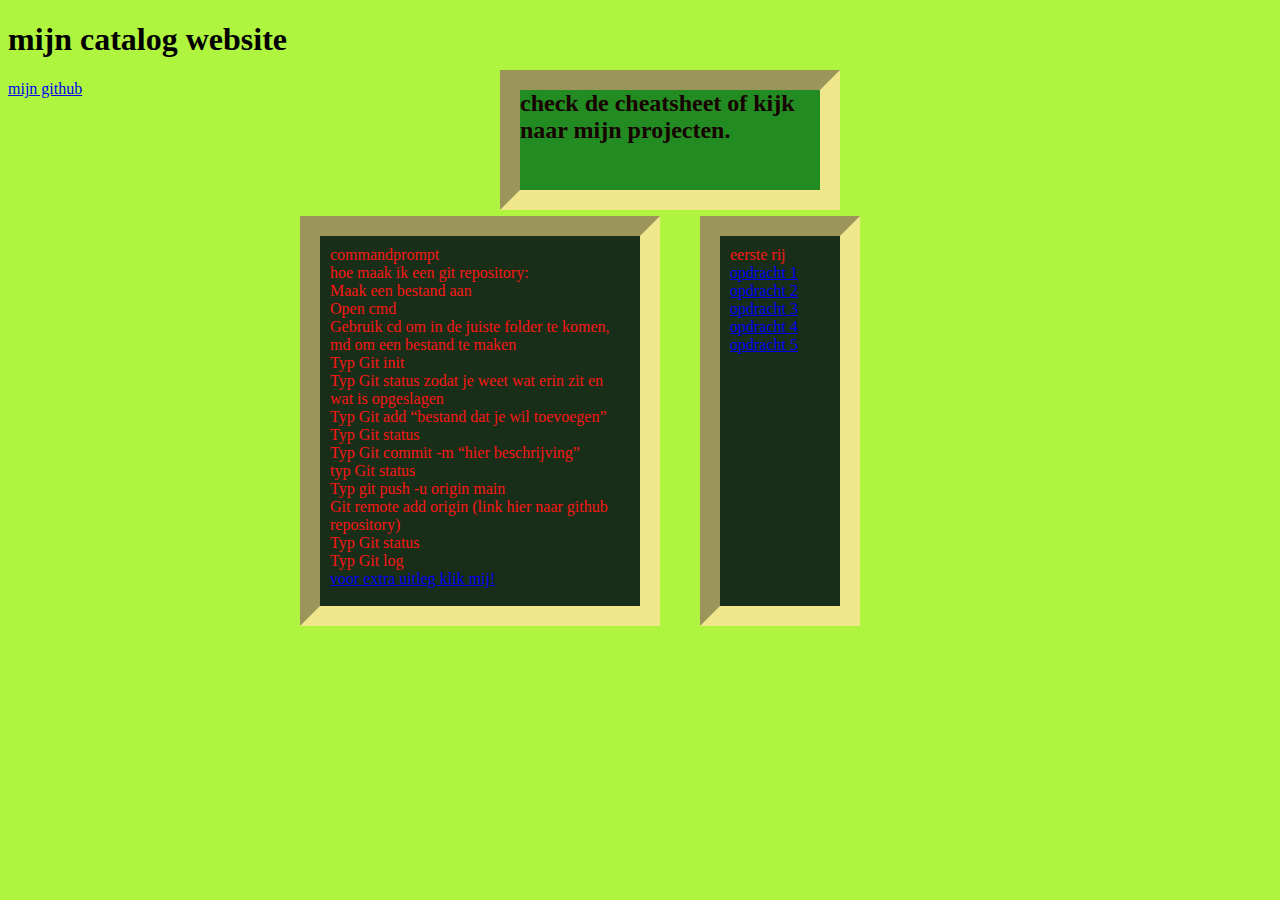
<file: index.html>
<!DOCTYPE html>
<html lang="en">
<link rel="stylesheet" href="style.css">
<head>
    <meta charset="UTF-8">
    <meta http-equiv="X-UA-Compatible" content="IE=edge">
    <meta name="viewport" content="width=device-width, initial-scale=10">
    <title>catalog website</title>
</head>
 <body>
    </div>
    <h1>mijn catalog website</h1>
        <a href="https://github.com/EdRma/cthwebsite">mijn github</a>
            <h2 class="head">selectie</h2>
            <h2 class="head">check de cheatsheet of kijk naar mijn projecten.</h2>
                <p class="cheat">commandprompt<br>
                    hoe maak ik een git repository:<br>
                    Maak een bestand aan<br>
                    Open cmd<br>
                     Gebruik cd om in de juiste folder te komen, md om een bestand te maken<br>
                     Typ Git init<br>
                     Typ Git status zodat je weet wat erin zit en wat is opgeslagen<br>
                     Typ Git add “bestand dat je wil toevoegen”<br>
                     Typ Git status<br>
                     Typ Git commit -m “hier beschrijving”<br>
                     typ Git status<br>
                     Typ git push -u origin main<br>
                     Git remote add origin (link hier naar github repository)<br>
                     Typ Git status<br>
                     Typ Git log<br> 
                     <a href="https://www.youtube.com/watch?v=4wuEbgOHan8&list=PLS02IV4eDZ2LKwQDNTLyNpjaXtMVefo5g&index=8">voor extra uitleg klik mij!</a>
                </p>

                <p class="catalog">eerste rij<br>
                    <a href="01-backgroundcolor/">opdracht 1</a><br>
                    <a href="02-boodschappen/">opdracht 2</a><br>
                    <a href="03-tentoonstelling/">opdracht 3</a><br>
                    <a href="04-seizoenen/">opdracht 4</a><br>
                    <a href="05-silver-bullet-adventure/">opdracht 5</a><br>
                </p>
</body>
</html>
</file>
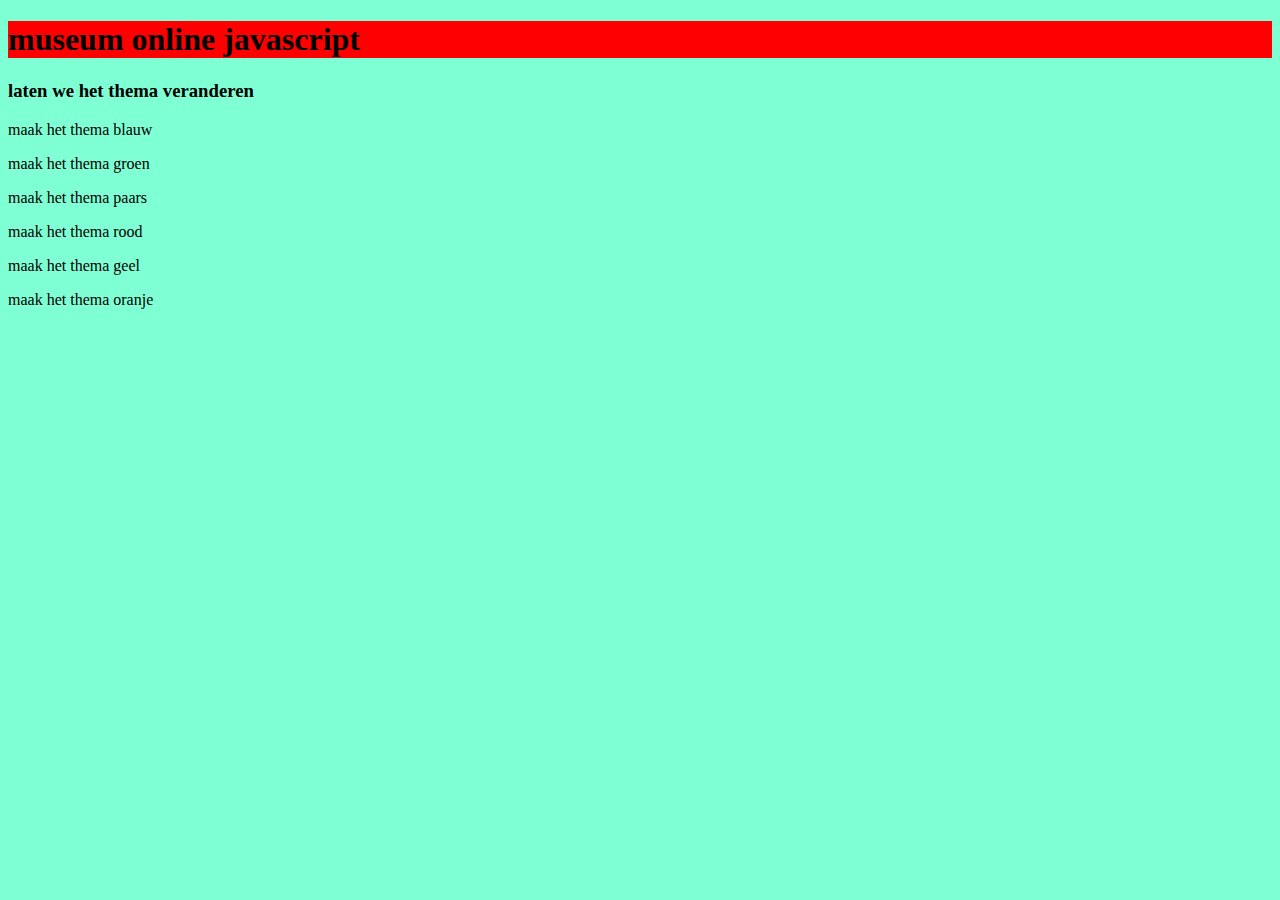
<file: 01-backgroundcolor/index.html>
<!DOCTYPE html>
<html lang="en">
<head>
    <meta charset="UTF-8">
    <meta http-equiv="X-UA-Compatible" content="IE=edge">
    <meta name="viewport" content="width=device-width, initial-scale=1.0">
    <title>f1m2js</title>
    <link rel="stylesheet" href="style.css">
</head>
<body>
    <h1 id ="kopje">museum online javascript</h1>
    <h3>laten we het thema veranderen</h3>
    <p id="mkBlauw">maak het thema blauw</p>
    <p id="mkGroen">maak het thema groen</p>
    <p id="mkPaars">maak het thema paars</p>
    <p id="mkRood">maak het thema rood</p>
    <p id="mkGeel">maak het thema geel</p>
    <p id="mkOranje">maak het thema oranje</p>

    <script>
     const mkBlauw = document.getElementById("mkBlauw");
     const mkGroen = document.getElementById("mkGroen");
     const mkPaars= document.getElementById("mkPaars");
     const mkRood= document.getElementById("mkRood");
     const mkGeel= document.getElementById("mkGeel");
     const mkOranje= document.getElementById("mkOranje");

     mkBlauw.addEventListener("click",voeruitblauw);
     mkGroen.addEventListener("click",voeruitgroen);
     mkPaars.addEventListener("click",voeruitpaars);
     mkRood.addEventListener("click",voeruitrood);
     mkGeel.addEventListener("click",voeruitgeel);
     mkOranje.addEventListener("click",voeruitoranje);

     function voeruitkopje(){
         kopje.style.backgroundColor = "yellow";
         kopje.style.Color = "black";
     }
     function voeruitblauw(){
         document.body.style.backgroundColor = "blue";
         document.body.style.color = "white";
         kopje.style.backgroundColor = "white";
         kopje.style.color = "black";
     }
     function voeruitgroen(){
         document.body.style.backgroundColor = "green";
         document.body.style.color = "black";
         kopje.style.backgroundColor = "black";
         kopje.style.color = "white";
     }
     function voeruitpaars(){
         document.body.style.backgroundColor = "purple";
         document.body.style.color = "black";
         kopje.style.backgroundColor = "black";
         kopje.style.color = "white";
     }
     function voeruitrood(){
         document.body.style.backgroundColor = "white";
         document.body.style.color = "black";
         kopje.style.backgroundColor = "red";
         kopje.style.color = "black";
     }
     function voeruitgeel(){
         document.body.style.backgroundColor = "black";
         document.body.style.color = "white";
         kopje.style.backgroundColor = "yellow";
         kopje.style.color = "white";
     }
     function voeruitoranje(){
         document.body.style.backgroundColor = "orange";
         document.body.style.color = "blue";
         kopje.style.backgroundColor = "white";
         kopje.style.color = "black";
     }
    </script>
</body>
</html>
</file>
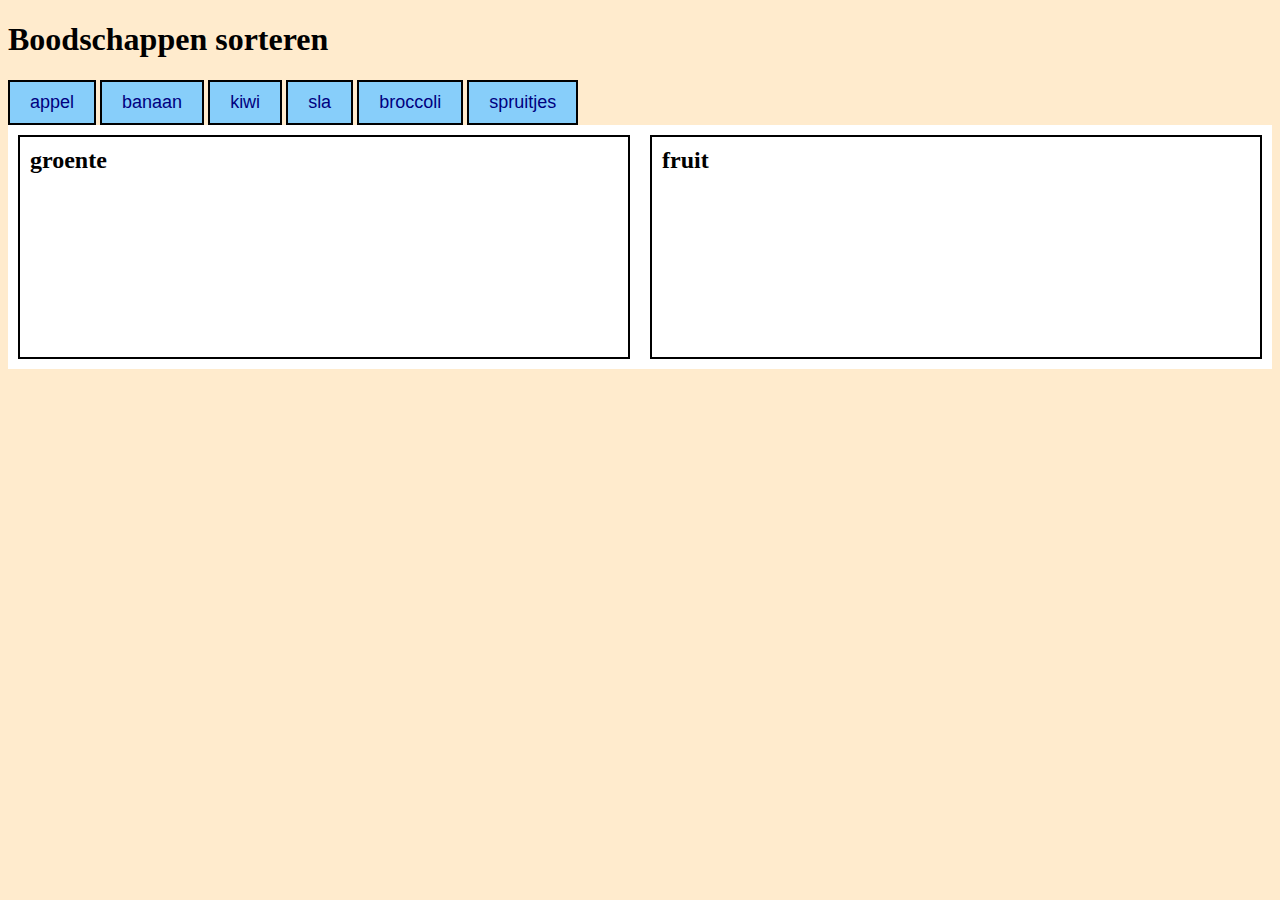
<file: 02-boodschappen/index.html>
<!DOCTYPE html>
<html lang="en">
<head>
    <meta charset="UTF-8">
    <meta http-equiv="X-UA-Compatible" content="IE=edge">
    <meta name="viewport" content="width=device-width, initial-scale=1.0">
    <title>vuinisbak</title>
    <link rel="stylesheet" href="style.css">
</head>
<body>
    <h1>Boodschappen sorteren</h1>

    <div id="boodschappen">
        <button onClick="zetinfruitla('appel')">appel</button>
        <button onClick="zetinfruitla('banaan')">banaan</button>
        <button onClick="zetinfruitla('kiwi')">kiwi</button>

        <button onClick="zetingroentela('sla')">sla</button>
        <button onClick="zetingroentela('broccoli')">broccoli</button>
        <button onClick="zetingroentela('spruitjes')">spruitjes</button>   
    </div>

    <div id="koelkast">
        <section id="groente">
            <h2>groente</h2>
        </section>
        <section id="fruit">
            <h2>fruit</h2>
        </section>
    </div>

    <script src="script.js"></script>
</body>
</html>
</file>
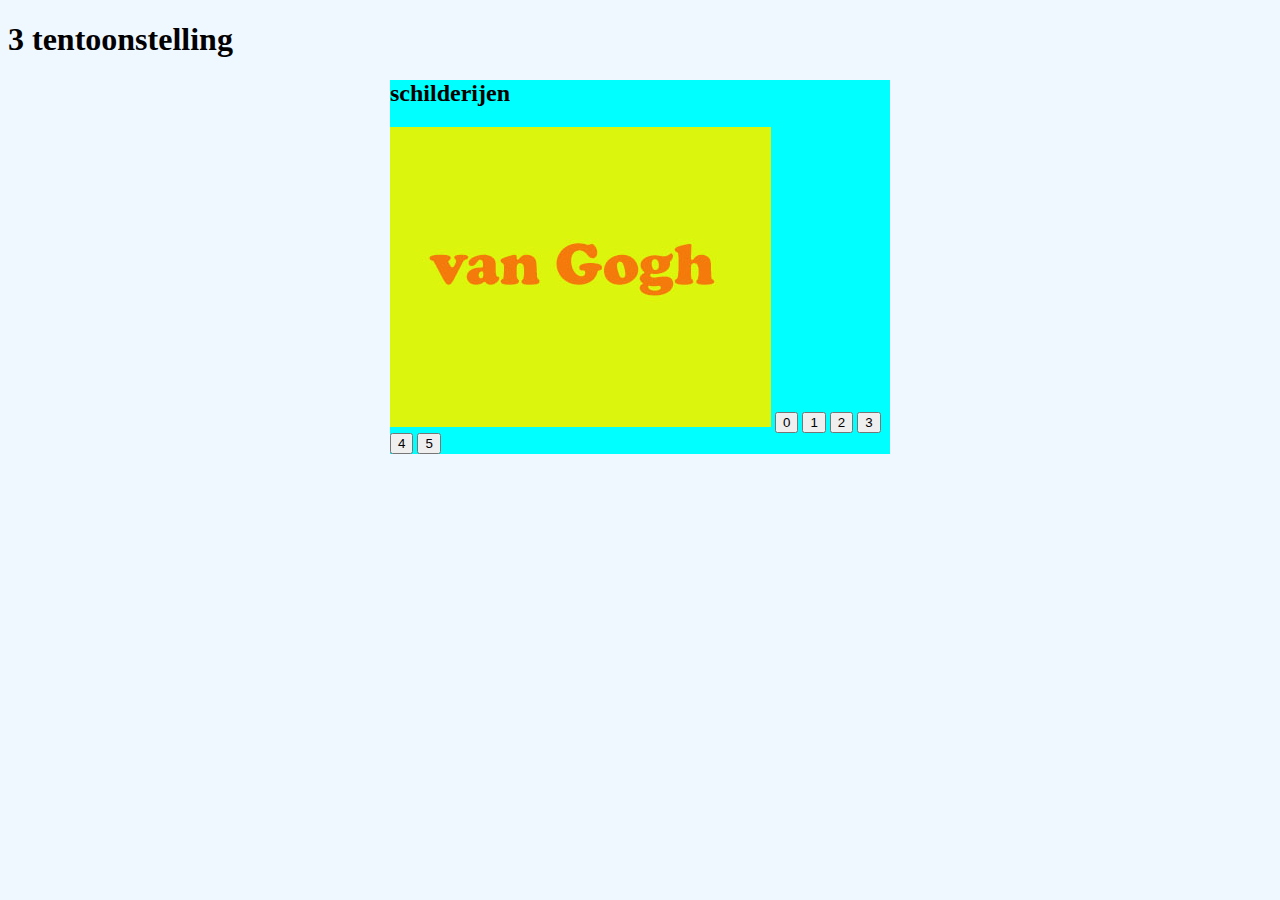
<file: 03-tentoonstelling/index.html>
<!DOCTYPE html>
<html lang="en">
<head>
    <meta charset="UTF-8">
    <meta http-equiv="X-UA-Compatible" content="IE=edge">
    <meta name="viewport" content="width=device-width, initial-scale=1.0">
    <title>3 tentoonstelling</title>
    <link rel="stylesheet" href="style.css">
</head>
<body>
    <h1>3 tentoonstelling</h1>
    <div id="container">
        <h2 id="myTitle">schilderijen</h2>
        <img id="myImage" src="img/painting0.jpg" alt="schilderij">
        <button onclick="changeimage(0)">0</button>
        <button onclick="changeimage(1)">1</button>
        <button onclick="changeimage(2)">2</button>
        <button onclick="changeimage(3)">3</button>
        <button onclick="changeimage(4)">4</button>
        <button onclick="changeimage(5)">5</button>
    </div>
    <script src="script.js"></script>
</body>
</html>
</file>
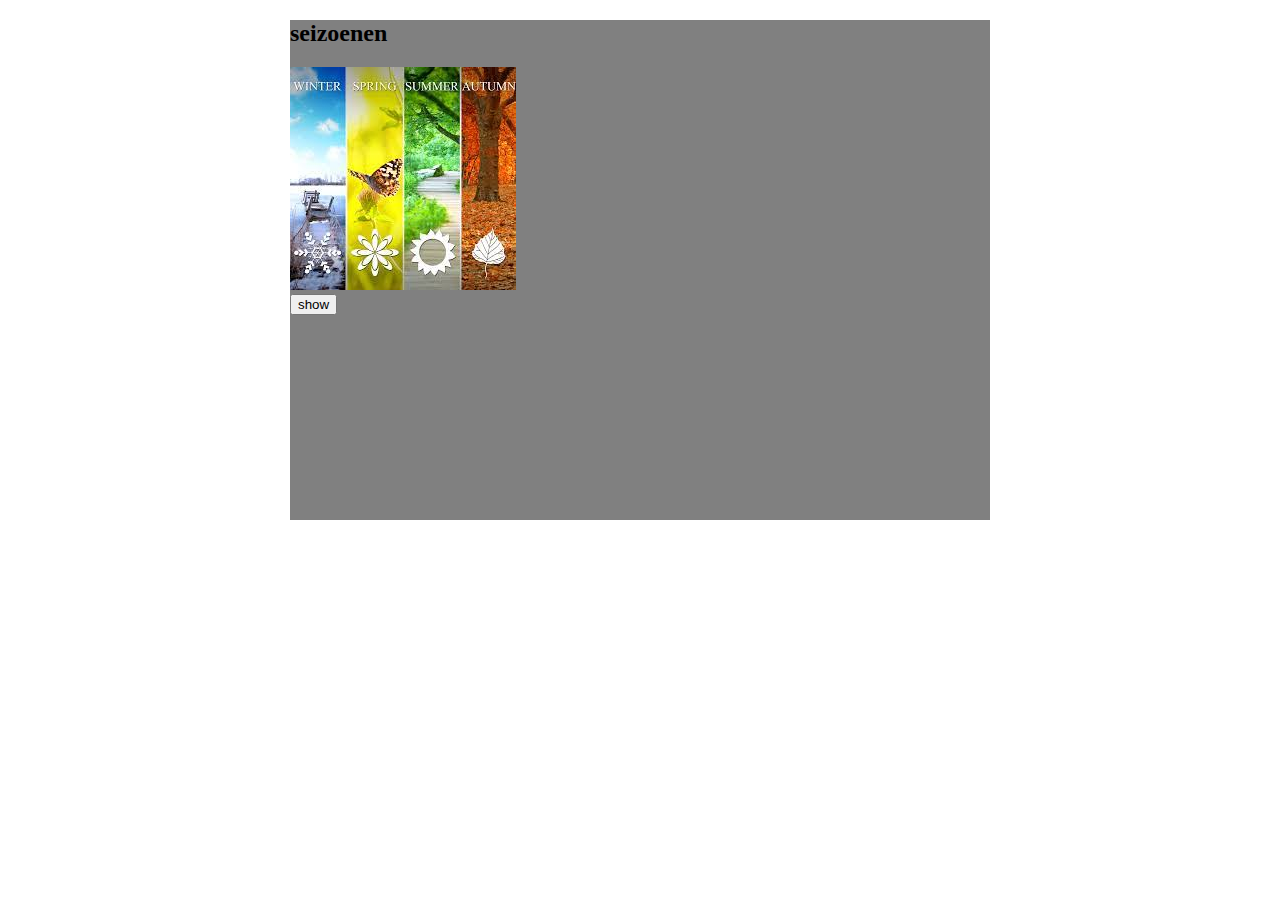
<file: 04-seizoenen/index.html>
<!DOCTYPE html>
<html lang="en">
<head>
    <meta charset="UTF-8">
    <meta http-equiv="X-UA-Compatible" content="IE=edge">
    <meta name="viewport" content="width=device-width, initial-scale=1.0">
    <title>4 seizoenen</title>
    <link rel="stylesheet" href="style.css">
</head>
<body>
    <div id="container">
        <h2 id="myTitle">seizoenen</h2>
        <img id="myImage" src="img/seasons.jpg" alt="seizoenen">
        <nav>
            <button onclick="show(1)">show</button>
        </nav>
    </div>


    <script src="script.js"></script>
</body>
</html>
</file>
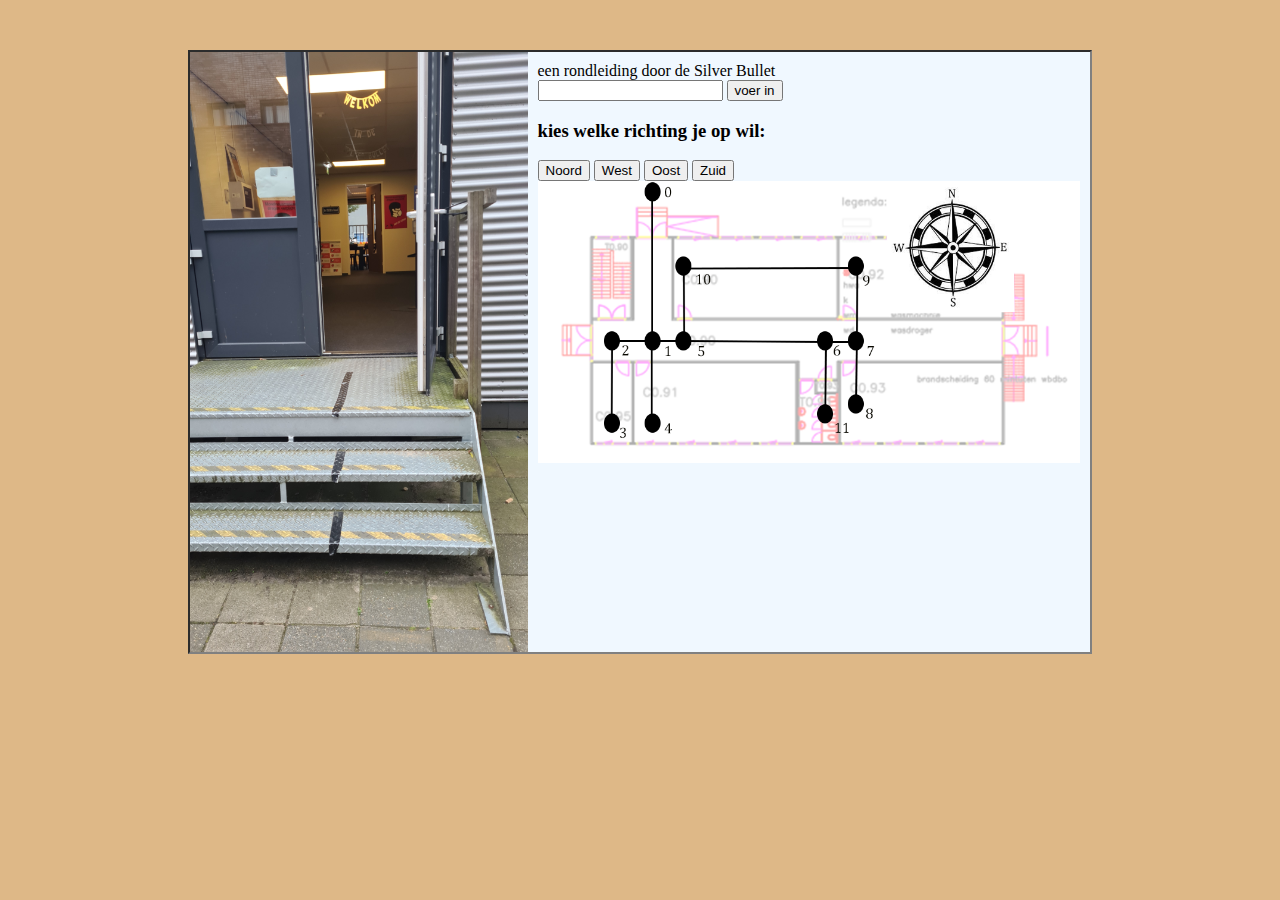
<file: 05-silver-bullet-adventure/index.html>
<!DOCTYPE html>
<html lang="en">
<head>
    <meta charset="UTF-8">
    <meta http-equiv="X-UA-Compatible" content="IE=edge">
    <meta name="viewport" content="width=device-width, initial-scale=1.0">
    <link rel="stylesheet" href="style.css">
    <title>5 Silver Bullet Adventure</title>
</head>
<body>
    <div id="container">
        <img id="myImage"src="img/0.jpg" height="600px" alt="foto sb">
        <div id="myInteraction">
            <div id="myTitle">een rondleiding door de Silver Bullet</div>
        <input type="text" id="myInput" autocomplete="off">
        <input type="button" value="voer in" onclick="getInput()">
        <h3>kies welke richting je op wil:</h3>
        <nav>
            <button id="knopNoord" onclick="goDirection('noord')">Noord</button>
            <button id="knopWest" onclick="goDirection('west')">West</button>
            <button id="knopOost" onclick="goDirection('oost')">Oost</button>
            <button id="knopZuid" onclick="goDirection('zuid')">Zuid</button>
        </nav>
        <img src="img/map_compass.png" id="mapImage"/>
    </div>
    <script src="script.js"></script>
</body>
</html>
</file>
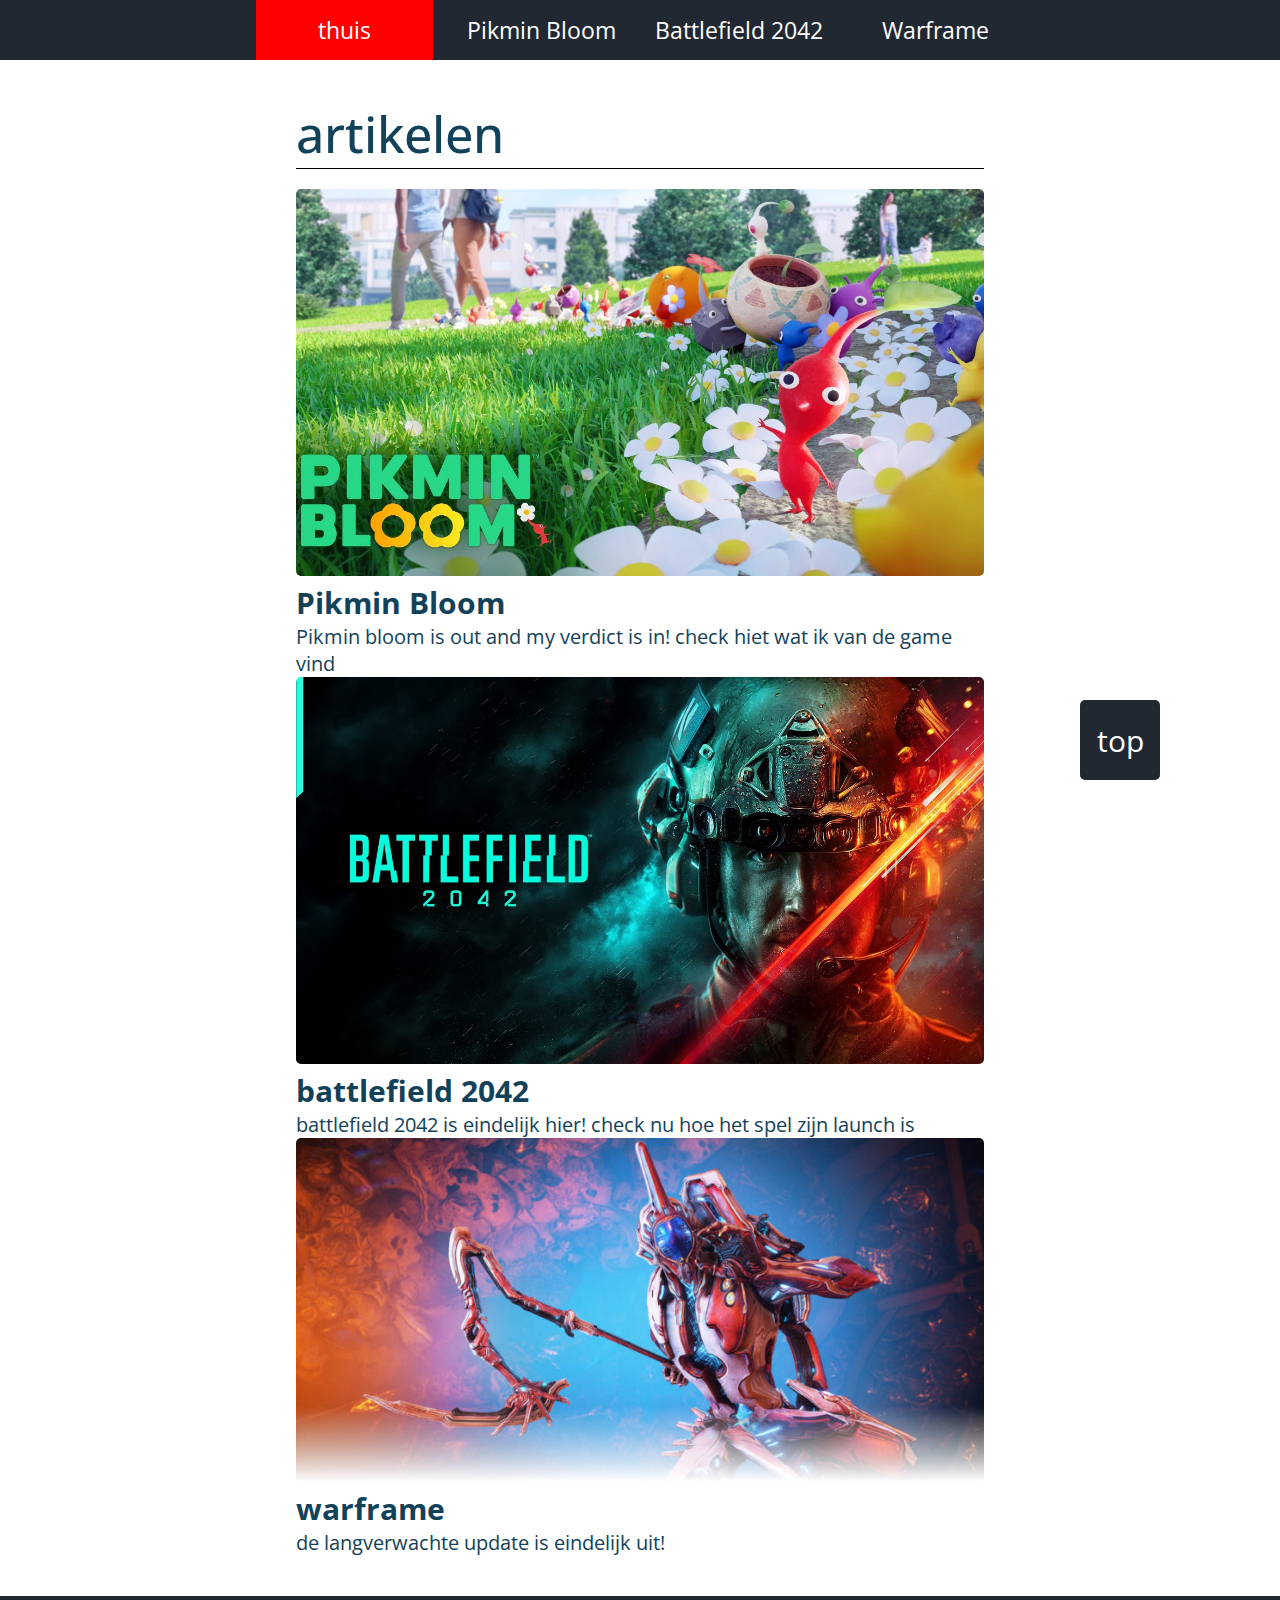
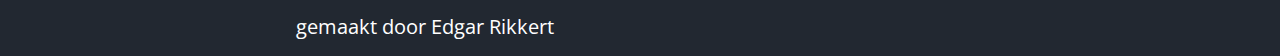
<file: blog/index.html>
<!DOCTYPE html>
<html lang="nl">

<head>
   <meta charset="UTF-8">
   <meta http-equiv="X-UA-Compatible" content="IE=edge">
   <meta name="viewport" content="width=device-width, initial-scale=">
   <link rel="preconnect" href="https://fonts.googleapis.com">
   <link rel="preconnect" href="https://fonts.gstatic.com" crossorigin>
   <link href="https://fonts.googleapis.com/css2?family=Open+Sans:ital,wght@0,400;0,500;1,400&display=swap"
      rel="stylesheet">
   <link rel="stylesheet" href="css/style.css">
   <title>Home pagina</title>
</head>

<body>
   <header id="header">
      <nav>
         <ul>
            <li class="active"><a href="index.html">thuis</a></li>
            <li><a href="Pikmin.html">Pikmin Bloom</a></li>
            <li><a href="battlefield.html">Battlefield 2042</a></li>
            <li><a href="warframe.html">Warframe</a></li>
         </ul>
      </nav>
   </header>
   <main></main>
   <article class="box">
      <h1>artikelen</h1>
         <img src="img/pikminbloom.webp" alt="verschillende pikmin met bloemen op een wandelpad">
      <section>
         <h2>Pikmin Bloom</h2>
         <p>Pikmin bloom is out and my verdict is in! check hiet wat ik van de game vind</p>
      </section>
      <img src="img/poster2.jpg" alt="verschillende pikmin met bloemen op een wandelpad">
      <section>
         <h2>battlefield 2042</h2>
         <p>battlefield 2042 is eindelijk hier! check nu hoe het spel zijn launch is</p>
      </section>
         <img src="img/caliban.jpg" alt="de nieuwe warframe">
      <section>
         <h2>warframe</h2>
         <p>de langverwachte update is eindelijk uit!</p>
      </section>
   </article>
   <a class="top" href="#header">top</a>
   <footer>
      <p> gemaakt door Edgar Rikkert </p>
   </footer>
</body>

</html>
</file>
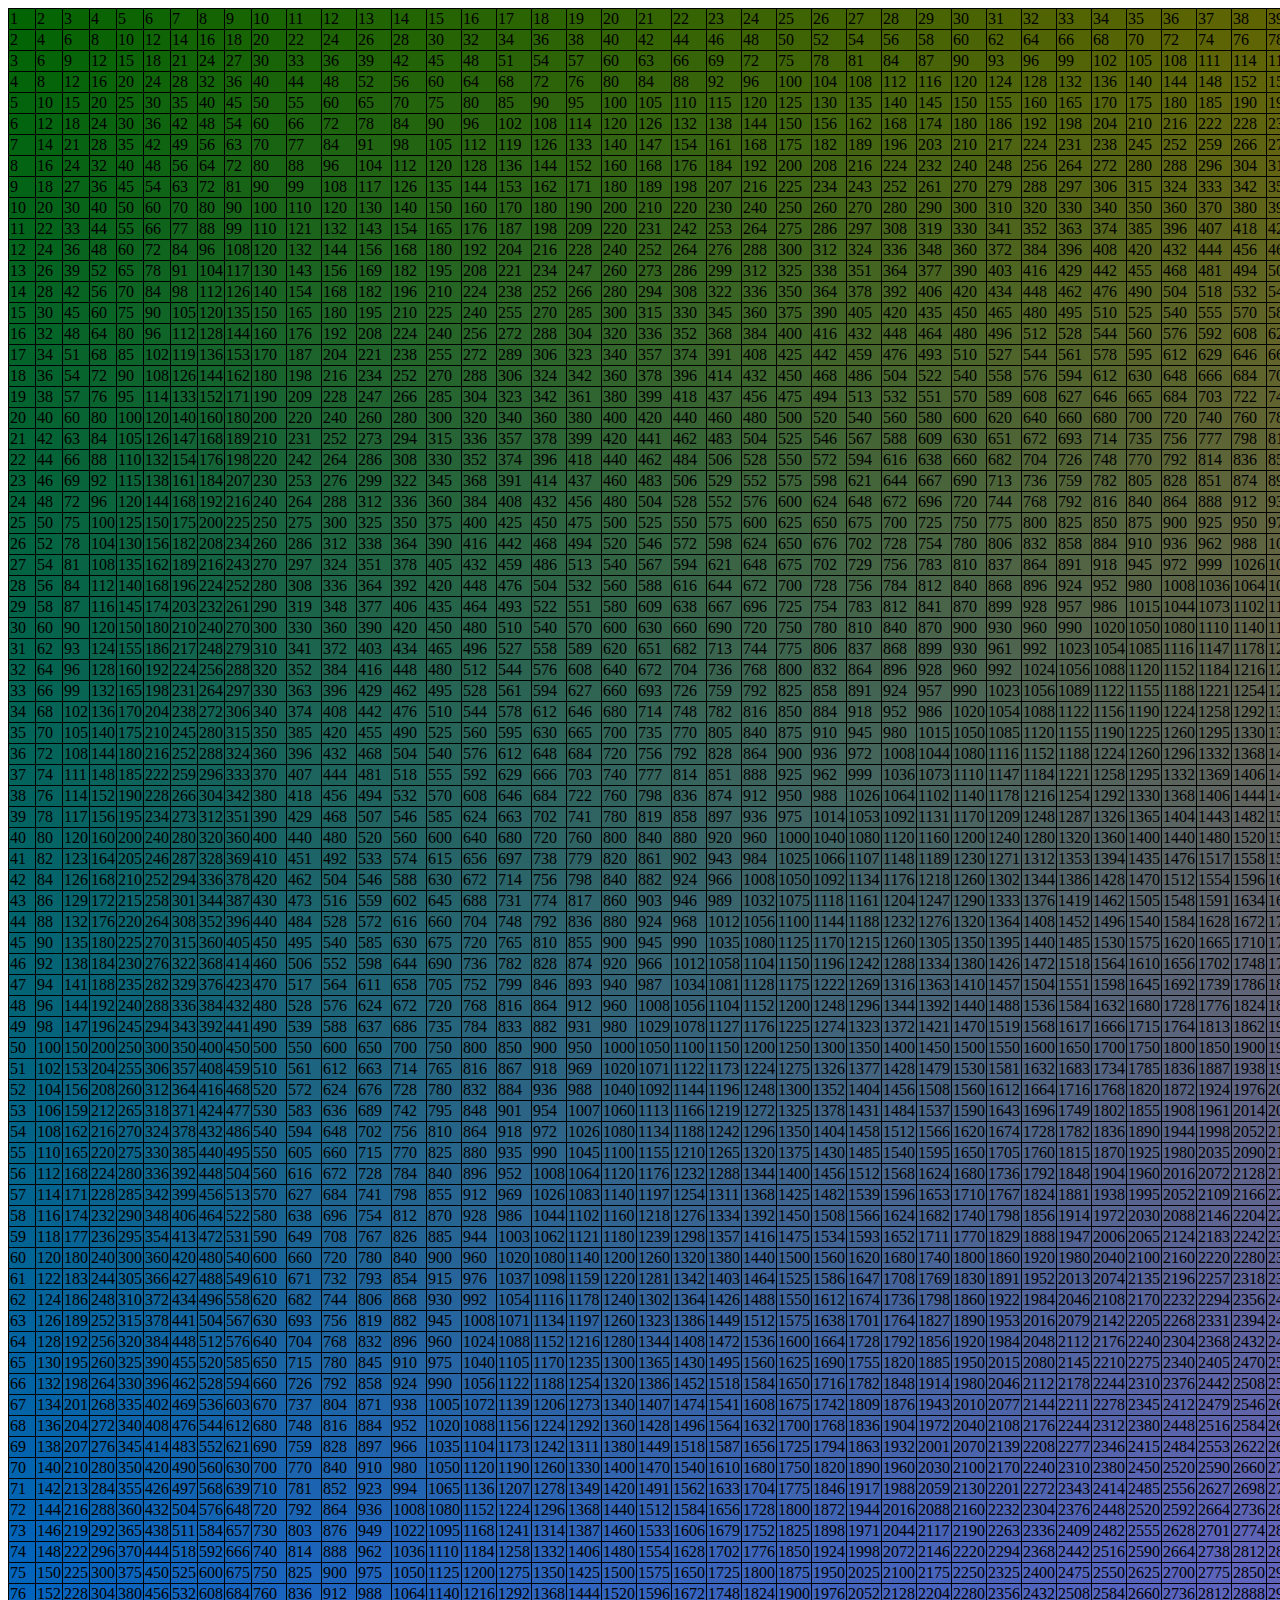
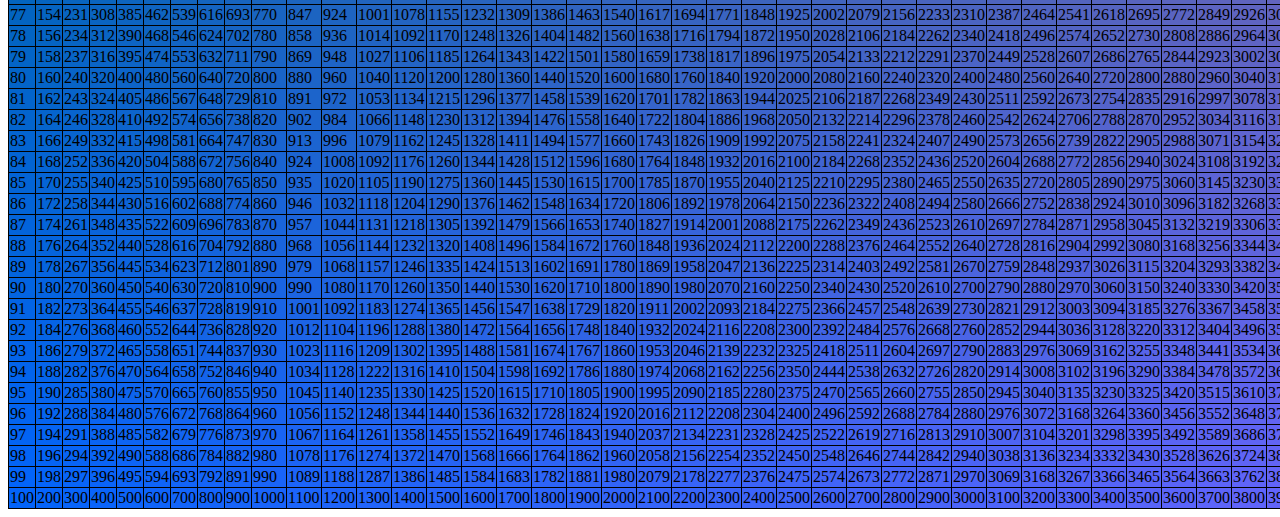
<file: js tafel tafels/index.html>
<!DOCTYPE html>
<html lang="en">
<head>
    <meta charset="UTF-8">
    <meta http-equiv="X-UA-Compatible" content="IE=edge">
    <meta name="viewport" content="width=device-width, initial-scale=1.0">
    <link rel="stylesheet" href="style.css">
    <title>Document</title>
</head>
<body>
    <table id="table">

    </table>

    <script>
        var table = document.getElementById("table");
        for (var i = 1; i <=100; i++ ){ 
            var row = document.createElement("tr");
            for (var j = 1; j <=100; j++ ){ 
                 var tabledata = document.createElement("td");
                 tabledata.innerHTML = i * j;
                 tabledata.style.backgroundColor = "rgb("+ j*2.5+", 100,"+ i*2.5 +")";
                 row.appendChild(tabledata);
            }
            table.appendChild(row);
        }
    </script>
</body>
</html>
</file>
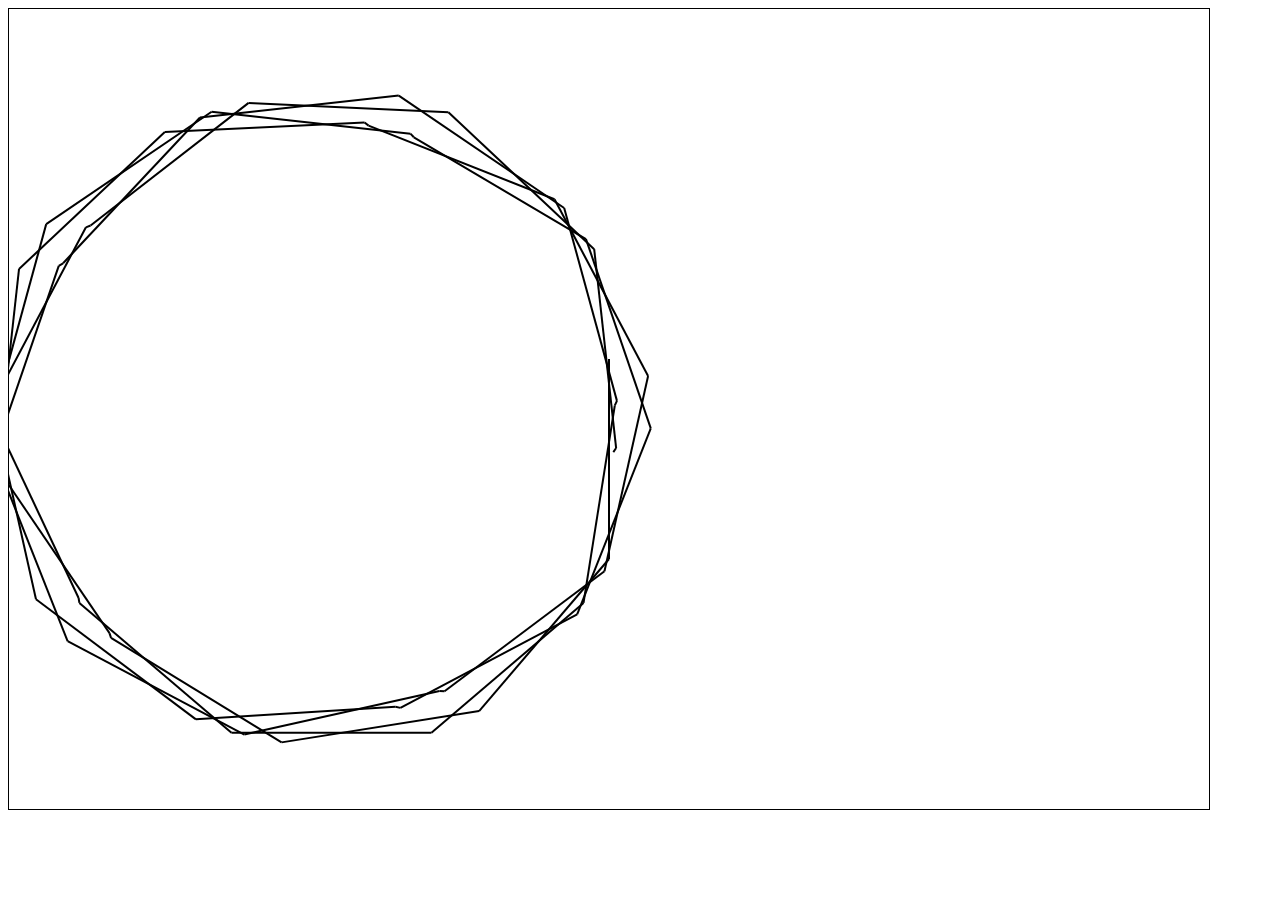
<file: js-turtle/index.html>
<!DOCTYPE html>
<html>
<head>

</head>
<body>
  <canvas style="border: 1px solid black" id="mycanvas" height ="800" width = "1200">
</body>
<script src="script.js"></script>
<script>
  var p = new Turtle(document.getElementById("mycanvas"));
  p.moveto(600, 350);
  p.penDown = true;

function Square(size){
  for(var i = 0; i < 4; i++){
    p.forward(size);
    p.right(90);
  }
}

for(var i = 0; i < 10; i++){
  Square(200);
  p.forward(5);
  p.left(36);
}
	

</script>
</html>
</file>
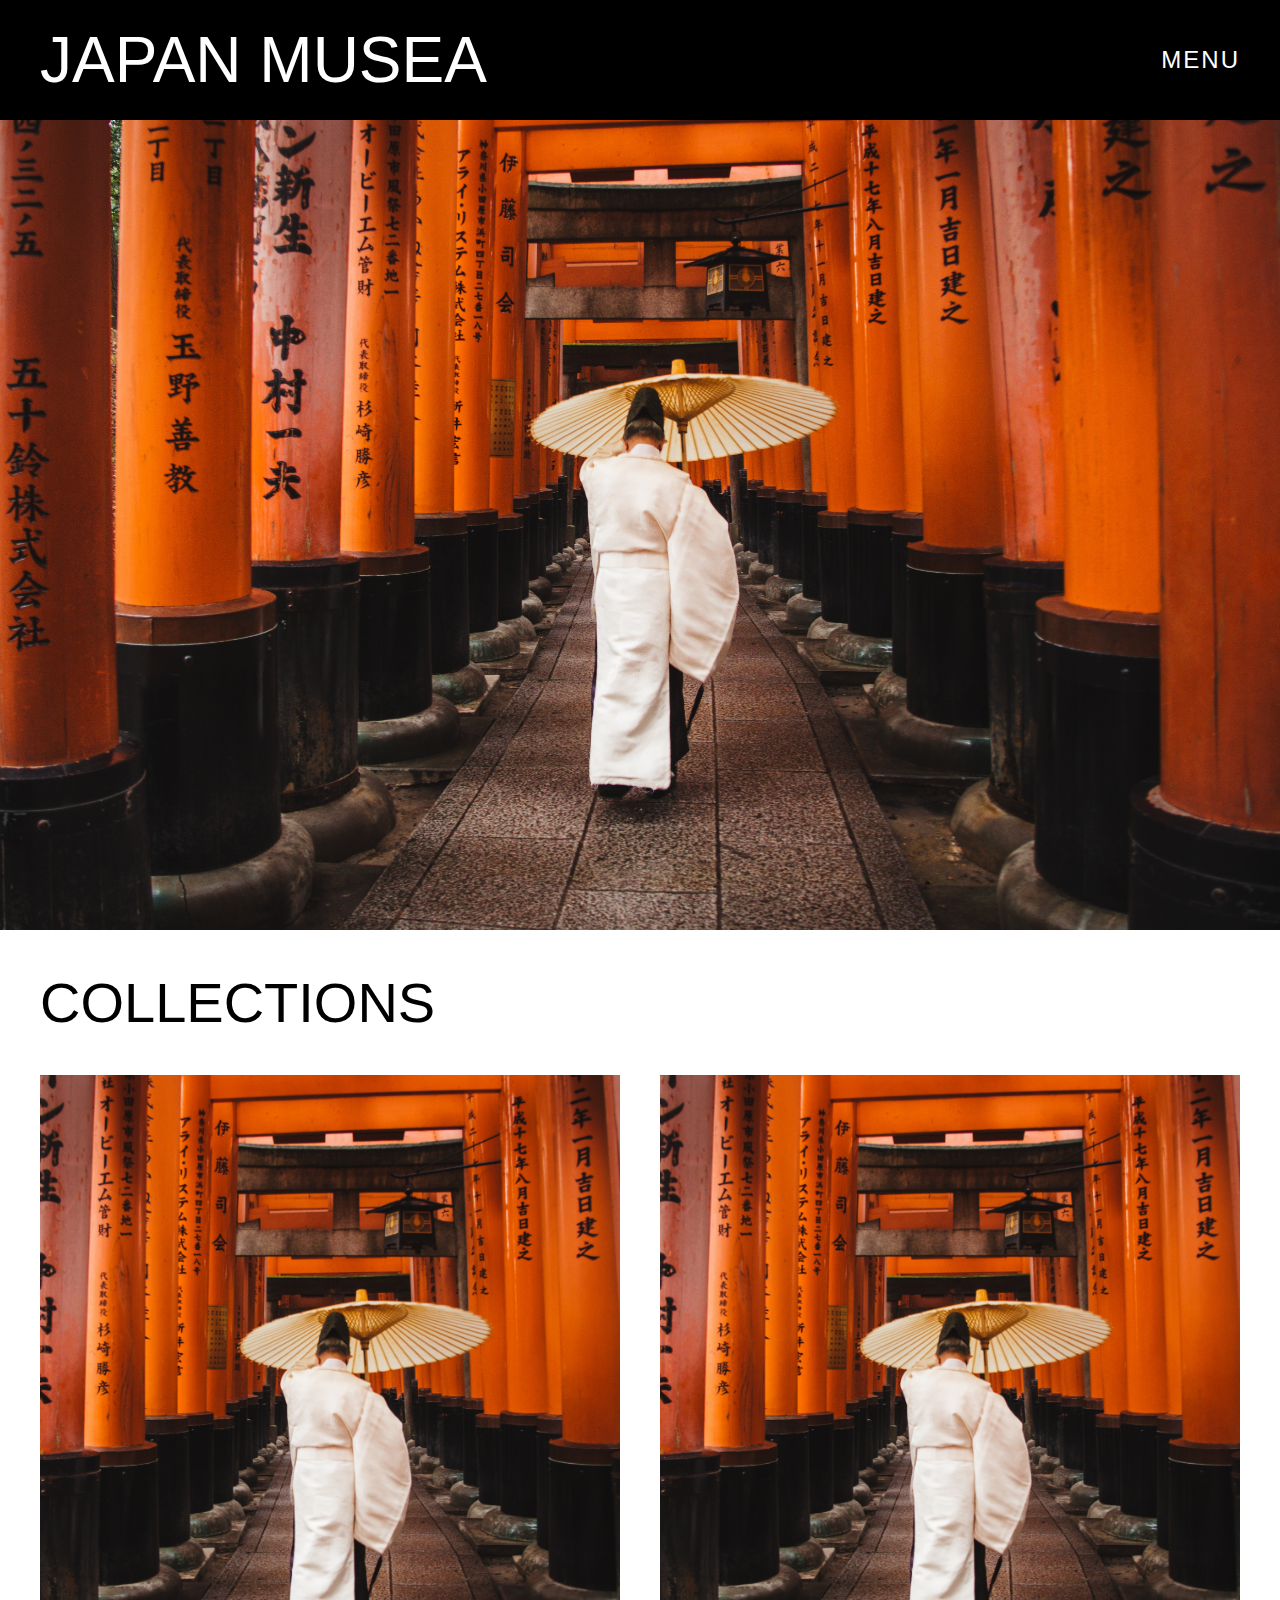
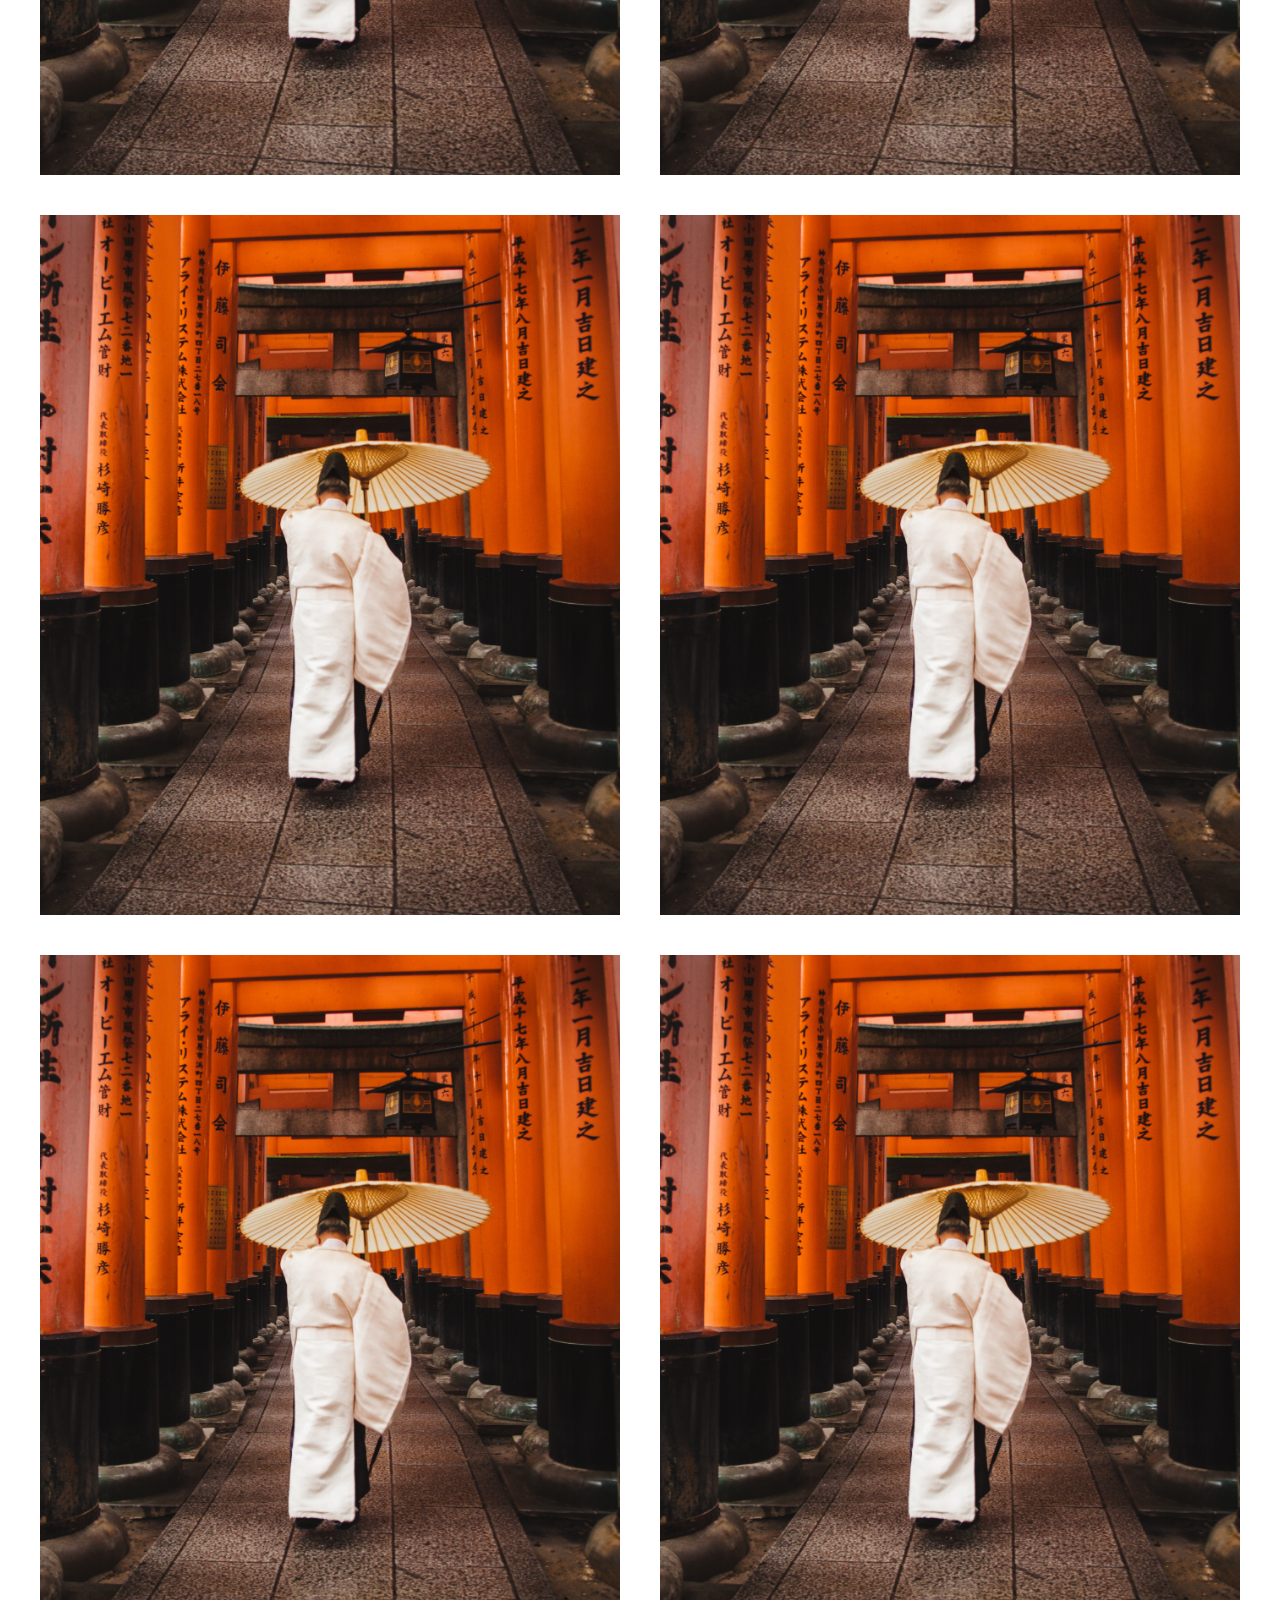
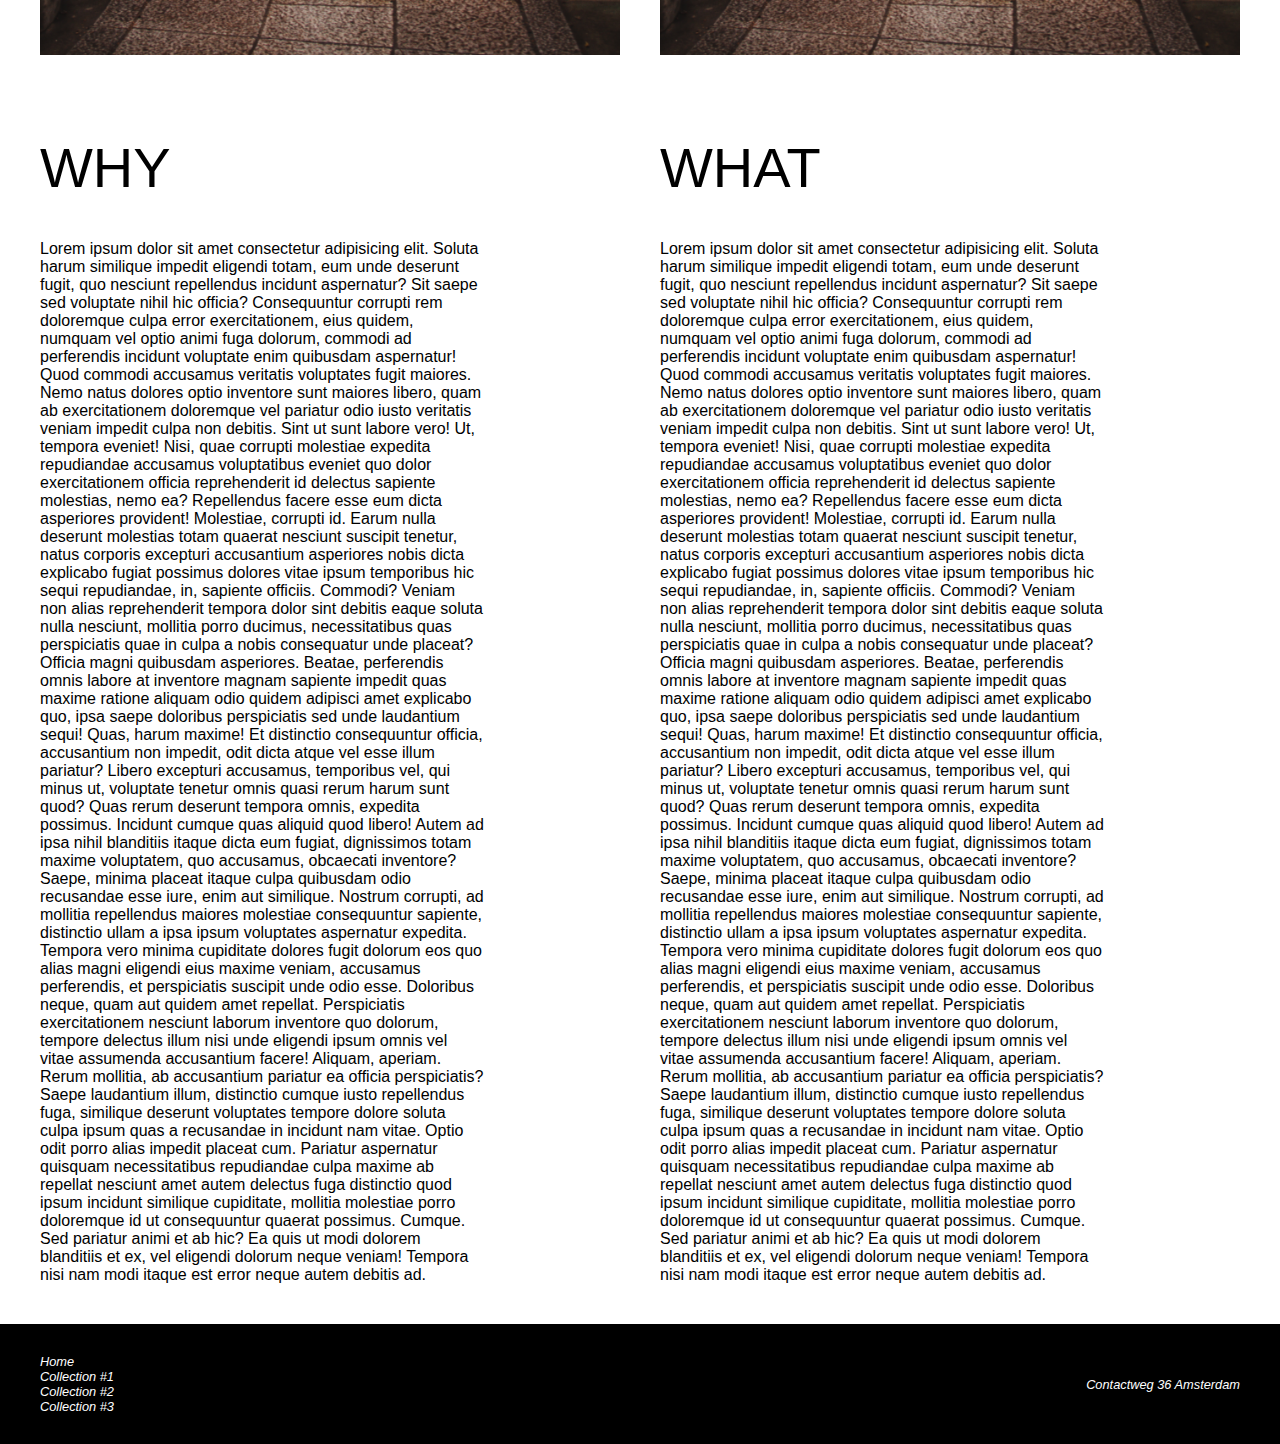
<file: les 6 en 7/index.html>
<!DOCTYPE html>
<html lang="en">
<head>
    <meta charset="UTF-8">
    <meta http-equiv="X-UA-Compatible" content="IE=edge">
    <meta name="viewport" content="width=device-width, initial-scale=1.0">
    <link rel="stylesheet" href="style.css">
    <script src="script.js" defer></script>
    <title>Document</title>
</head>
<body id="js--body">
    <header class="header">
        <h1 class="headerTitle">Japan Musea</h1>
        <button id="js--menu" class="headerButton">menu</button>
    </header>
    <nav id="js--nav" class="mainNavigation">
        <ul class="mainNavigationList">
            <li class="mainNavigationListItem">
                <a href="">Home</a>
            </li>
            <li class="mainNavigationListItem">
                <a href="">Collection #1</a>
            </li>
            <li class="mainNavigationListItem">
                <a href="">Collection #2</a>
            </li>
            <li class="mainNavigationListItem">
                <a href="">Collection #3</a>
            </li>
        </ul>
    </nav>
    <main>
        <figure class="bigFigure">
            <img src="img/pexels-dsd-1822605.jpg" alt="japan">
        </figure>
        <section class="collections">
            <h2 class="collectionsTitle">Collections</h2>
            <ul class="collectionsList">
                <li class="collectionsListItem">
                    <img src="img/pexels-dsd-1822605.jpg" alt="japan man">
                </li>
                <li class="collectionsListItem">
                    <img src="img/pexels-dsd-1822605.jpg" alt="japan man">
                </li>
                <li class="collectionsListItem">
                    <img src="img/pexels-dsd-1822605.jpg" alt="japan man">
                </li>
                <li class="collectionsListItem">
                    <img src="img/pexels-dsd-1822605.jpg" alt="japan man">
                </li>
                <li class="collectionsListItem">
                    <img src="img/pexels-dsd-1822605.jpg" alt="japan man">
                </li>
                <li class="collectionsListItem">
                    <img src="img/pexels-dsd-1822605.jpg" alt="japan man">
                </li>
            </ul>
        </section>
        <section class="info">
            <div class="block">
                <h2 class="infoTitle">Why</h2>
                <p>
                Lorem ipsum dolor sit amet consectetur adipisicing elit. Soluta harum similique impedit eligendi totam, eum unde deserunt fugit, quo nesciunt repellendus incidunt aspernatur? Sit saepe sed voluptate nihil hic officia?
                Consequuntur corrupti rem doloremque culpa error exercitationem, eius quidem, numquam vel optio animi fuga dolorum, commodi ad perferendis incidunt voluptate enim quibusdam aspernatur! Quod commodi accusamus veritatis voluptates fugit maiores.
                Nemo natus dolores optio inventore sunt maiores libero, quam ab exercitationem doloremque vel pariatur odio iusto veritatis veniam impedit culpa non debitis. Sint ut sunt labore vero! Ut, tempora eveniet!
                Nisi, quae corrupti molestiae expedita repudiandae accusamus voluptatibus eveniet quo dolor exercitationem officia reprehenderit id delectus sapiente molestias, nemo ea? Repellendus facere esse eum dicta asperiores provident! Molestiae, corrupti id.
                Earum nulla deserunt molestias totam quaerat nesciunt suscipit tenetur, natus corporis excepturi accusantium asperiores nobis dicta explicabo fugiat possimus dolores vitae ipsum temporibus hic sequi repudiandae, in, sapiente officiis. Commodi?
                Veniam non alias reprehenderit tempora dolor sint debitis eaque soluta nulla nesciunt, mollitia porro ducimus, necessitatibus quas perspiciatis quae in culpa a nobis consequatur unde placeat? Officia magni quibusdam asperiores.
                Beatae, perferendis omnis labore at inventore magnam sapiente impedit quas maxime ratione aliquam odio quidem adipisci amet explicabo quo, ipsa saepe doloribus perspiciatis sed unde laudantium sequi! Quas, harum maxime!
                Et distinctio consequuntur officia, accusantium non impedit, odit dicta atque vel esse illum pariatur? Libero excepturi accusamus, temporibus vel, qui minus ut, voluptate tenetur omnis quasi rerum harum sunt quod?
                Quas rerum deserunt tempora omnis, expedita possimus. Incidunt cumque quas aliquid quod libero! Autem ad ipsa nihil blanditiis itaque dicta eum fugiat, dignissimos totam maxime voluptatem, quo accusamus, obcaecati inventore?
                Saepe, minima placeat itaque culpa quibusdam odio recusandae esse iure, enim aut similique. Nostrum corrupti, ad mollitia repellendus maiores molestiae consequuntur sapiente, distinctio ullam a ipsa ipsum voluptates aspernatur expedita.
                Tempora vero minima cupiditate dolores fugit dolorum eos quo alias magni eligendi eius maxime veniam, accusamus perferendis, et perspiciatis suscipit unde odio esse. Doloribus neque, quam aut quidem amet repellat.
                Perspiciatis exercitationem nesciunt laborum inventore quo dolorum, tempore delectus illum nisi unde eligendi ipsum omnis vel vitae assumenda accusantium facere! Aliquam, aperiam. Rerum mollitia, ab accusantium pariatur ea officia perspiciatis?
                Saepe laudantium illum, distinctio cumque iusto repellendus fuga, similique deserunt voluptates tempore dolore soluta culpa ipsum quas a recusandae in incidunt nam vitae. Optio odit porro alias impedit placeat cum.
                Pariatur aspernatur quisquam necessitatibus repudiandae culpa maxime ab repellat nesciunt amet autem delectus fuga distinctio quod ipsum incidunt similique cupiditate, mollitia molestiae porro doloremque id ut consequuntur quaerat possimus. Cumque.
                Sed pariatur animi et ab hic? Ea quis ut modi dolorem blanditiis et ex, vel eligendi dolorum neque veniam! Tempora nisi nam modi itaque est error neque autem debitis ad.    
                </p>    
            </div>
            <div class="block">
                <h2 class="infoTitle">What</h2>
                <p>
                    Lorem ipsum dolor sit amet consectetur adipisicing elit. Soluta harum similique impedit eligendi totam, eum unde deserunt fugit, quo nesciunt repellendus incidunt aspernatur? Sit saepe sed voluptate nihil hic officia?
                    Consequuntur corrupti rem doloremque culpa error exercitationem, eius quidem, numquam vel optio animi fuga dolorum, commodi ad perferendis incidunt voluptate enim quibusdam aspernatur! Quod commodi accusamus veritatis voluptates fugit maiores.
                    Nemo natus dolores optio inventore sunt maiores libero, quam ab exercitationem doloremque vel pariatur odio iusto veritatis veniam impedit culpa non debitis. Sint ut sunt labore vero! Ut, tempora eveniet!
                    Nisi, quae corrupti molestiae expedita repudiandae accusamus voluptatibus eveniet quo dolor exercitationem officia reprehenderit id delectus sapiente molestias, nemo ea? Repellendus facere esse eum dicta asperiores provident! Molestiae, corrupti id.
                    Earum nulla deserunt molestias totam quaerat nesciunt suscipit tenetur, natus corporis excepturi accusantium asperiores nobis dicta explicabo fugiat possimus dolores vitae ipsum temporibus hic sequi repudiandae, in, sapiente officiis. Commodi?
                    Veniam non alias reprehenderit tempora dolor sint debitis eaque soluta nulla nesciunt, mollitia porro ducimus, necessitatibus quas perspiciatis quae in culpa a nobis consequatur unde placeat? Officia magni quibusdam asperiores.
                    Beatae, perferendis omnis labore at inventore magnam sapiente impedit quas maxime ratione aliquam odio quidem adipisci amet explicabo quo, ipsa saepe doloribus perspiciatis sed unde laudantium sequi! Quas, harum maxime!
                    Et distinctio consequuntur officia, accusantium non impedit, odit dicta atque vel esse illum pariatur? Libero excepturi accusamus, temporibus vel, qui minus ut, voluptate tenetur omnis quasi rerum harum sunt quod?
                    Quas rerum deserunt tempora omnis, expedita possimus. Incidunt cumque quas aliquid quod libero! Autem ad ipsa nihil blanditiis itaque dicta eum fugiat, dignissimos totam maxime voluptatem, quo accusamus, obcaecati inventore?
                    Saepe, minima placeat itaque culpa quibusdam odio recusandae esse iure, enim aut similique. Nostrum corrupti, ad mollitia repellendus maiores molestiae consequuntur sapiente, distinctio ullam a ipsa ipsum voluptates aspernatur expedita.
                    Tempora vero minima cupiditate dolores fugit dolorum eos quo alias magni eligendi eius maxime veniam, accusamus perferendis, et perspiciatis suscipit unde odio esse. Doloribus neque, quam aut quidem amet repellat.
                    Perspiciatis exercitationem nesciunt laborum inventore quo dolorum, tempore delectus illum nisi unde eligendi ipsum omnis vel vitae assumenda accusantium facere! Aliquam, aperiam. Rerum mollitia, ab accusantium pariatur ea officia perspiciatis?
                    Saepe laudantium illum, distinctio cumque iusto repellendus fuga, similique deserunt voluptates tempore dolore soluta culpa ipsum quas a recusandae in incidunt nam vitae. Optio odit porro alias impedit placeat cum.
                    Pariatur aspernatur quisquam necessitatibus repudiandae culpa maxime ab repellat nesciunt amet autem delectus fuga distinctio quod ipsum incidunt similique cupiditate, mollitia molestiae porro doloremque id ut consequuntur quaerat possimus. Cumque.
                    Sed pariatur animi et ab hic? Ea quis ut modi dolorem blanditiis et ex, vel eligendi dolorum neque veniam! Tempora nisi nam modi itaque est error neque autem debitis ad.    
                    </p>
            </div>
        </section>
    </main>
        <footer class="footer">
            <ul class="footerNavigation">
                <li class="footerNavigationItem"> <a href="">Home</a></li>
                <li class="footerNavigationItem"> <a href="">Collection #1</a></li>
                <li class="footerNavigationItem"> <a href="">Collection #2</a></li>
                <li class="footerNavigationItem"> <a href="">Collection #3</a></li>
            </ul>
            <address>
                Contactweg 36
                Amsterdam
            </address>
        </footer>
</body>
</html>
</file>
<file: style.css>
.cheat{
    position: absolute;
    top: 200px;
    left: 300px;
    width: 300px;
    height: 350px;
    color: rgb(247, 23, 23);
    background-color:rgb(24, 46, 24);
    padding-top: 10px;
    padding-right: 10px;
    padding-bottom: 10px;
    padding-left: 10px;
    border:khaki 20px inset;
}
.catalog{
    position: absolute;
    top: 200px;
    left: 700px;
    width: 100px;
    height: 350px;
    color: rgb(247, 23, 23);
    background-color:rgb(24, 46, 24);
    padding-top: 10px;
    padding-right: 10px;
    padding-bottom: 10px;
    padding-left: 10px;
    border:khaki 20px inset;
}
.head{
    position: absolute;
    left: 500px;
    top: 50px;
    width: 300px;
    height: 100px;
    background-color: forestgreen;
    color: rgb(24, 1, 1);
    border: khaki 20px inset;
}
body{
    background-color: rgb(175, 245, 63);
}
</file>
<file: 01-backgroundcolor/style.css>
body{
    background: aquamarine;
}
h1{
    background: red;
}
</file>
<file: 02-boodschappen/style.css>
body{
    background-color: blanchedalmond;
}

#koelkast {
    background-color: #ffffff;
    display:grid;
    grid-template-columns: 1fr 1fr;
    gap: 20px;
    padding: 10px;
}

section {
    border:2px solid #000000;
    padding:10px;
    min-height:200px;
}

h2 {
    margin: 0 0 10px 0;
}
.rood{
    color:red;
}

.groen{
    color:green;
}

button{
    padding: 10px 20px;
    background-color: lightskyblue;
    color: navy;
    font-size: 18px;
    border: 2px solid black;
}
</file>
<file: 03-tentoonstelling/style.css>
body{
    background-color: aliceblue;
}
#container{
    background-color: aqua;
    width: 500px;
    margin: auto;
}
</file>
<file: 04-seizoenen/style.css>
#container{
    background-color: grey;
    width: 700px;
    height: 500px;
    margin: auto;
}
</file>
<file: 05-silver-bullet-adventure/style.css>
body{
    background-color:burlywood;
}
#container{
    display: grid;
    background-color: aliceblue;
    width: 900px;
    height: 600px;
    margin: 50px auto auto auto;
    grid-template-columns: auto auto;
    border: 2px gray inset;
}
#myInteraction{
    padding: 10px;
}

#mapImage{
    max-width: 100%;
    height: auto;

    
}
</file>
<file: blog/css/style.css>
*{
    padding: 0;
    margin: 0;
    box-sizing: border-box;
}
html{
    scroll-behavior: smooth;
}
body{
    font-size: 20px;
    font-family: 'Open Sans', sans-serif;
    font-weight: 400;
    color: rgba(18,66,89,255);
}
header, footer{
    background: #222831;
    color: white;
    height: 60px;
}
nav{
    width: 60vw;
    height: 100%;
    margin: 0 auto;
}
nav > ul{
    display: flex;
    list-style: none;
    height: 100%;
    width: 100%;
    align-items: center;
    justify-content: space-evenly;
    gap: 20px;
}
nav > ul > li{
    width: 100%;
    height: 100%;
}
.active{
    background: red;
}
li:hover{
    cursor: pointer;
    background-color: red;
}
nav > ul > li > a{
    height: 100%;
    width: 100%;
    display: block;
    text-align: center;
    line-height: 60px;
    text-decoration: none;
    color: white;
    font-size: 23px;
}
h1{
    font-size: 250%;
    margin-bottom: 20px;
    border-bottom: 1px solid black;
    font-weight: 500;
    
}
article{
    width: 60vw;
    margin: 0 auto;
    padding: 40px;
    
}
.box > img:hover{
    transform: none;
}

figure{
    margin-bottom: 40px;
}
img{
    width: 100%;
    border-radius: 5px;
    transition: 0.2s transform;
    object-fit: cover;
}
img:hover{
    transform: scale(1.05);
}
p{
    margin-bottom: 40px;
}
p:last-of-type{
    margin-bottom: 0;
}

figcaption{
    font-size: 80%;
    font-style: italic;
    font-weight: 400;
}
audio{
    display: block;
    margin-top: 20px;
}
video{
    width: 100%;
    margin-bottom: 40px;
    border-radius: 5px;
}
.top{
    width: 80px;
    height: 80px;
    background: #222831;
    border: none;
    font-size: 150%;
    font-family: 'Open Sans', sans-serif;
    border-radius: 5px;
    color: white;
    position: fixed; 
    bottom: 120px;
    right: 120px;
    text-decoration: none;
    display: flex;
    justify-content: center;
    align-items: center;
}
footer{
    height: 60px;
    display: flex;
    align-items: center;
}
footer > p{
    width: 60vw;
    margin:0 auto;
    padding-left: 40px;
    
}
@media screen and (max-width: 1000px) {
    article{
        width: 80vw;
    }
    footer > p{
        width: 80vw;
    }
    img:hover{
        transform: none;
    }
    .top{
        width: 60px;
        height: 60px;
        bottom: 60px;
        right: 60px;
    }
    header{
        height: auto;
    }
    nav{
        width: 100%;
    }
    nav > ul{
        display: block;
    }
}
@media screen and (max-width: 600px){
    body{
        font-size: 16px;
    }
    article{
        width: 100vw;
        padding: 20px;
    }
    h1{
        font-size: 180%;
    }
    footer > p{
        width: 100vw;
        padding-left: 20px;
    }
}
</file>
<file: js tafel tafels/style.css>
td{
    border: 1px solid black;
}
table{
    border-collapse: collapse;
}
</file>
<file: les 6 en 7/style.css>
*{
    padding: 0;
    margin: 0;
    box-sizing: border-box;
}

body{
    font-family: sans-serif;
    font-size: 16px;
}

.header{
    background: black;
    display: flex;
    height: 120px;
    justify-content: space-between;
    align-items: center;
    padding: 20px;
    padding-left: 40px;
    padding-right: 40px;
}

.headerTitle{
    color: white;
    text-transform: uppercase;
    font-size: 400%;
    font-weight: 400;
}

.headerButton{
    text-transform: uppercase;
    background: transparent;
    color: white;
    border: none;
    font-size: 150%;
    letter-spacing: 2px;
}

.mainNavigation{
    position: absolute;
    top: 0;
    left: 0;
    background: black;
    bottom: 0;
    right: 0;
    display: flex;
    justify-content: center;
    align-items: center;
    visibility: hidden;
    opacity: 0;
    /* extra for animation */
    transition: 1s all;
}

.mainNavigationList{
    list-style: none;
}

.mainNavigationListItem{
    color: white;
    font-size: 350%;
    text-transform: uppercase;
    text-align: center;
    margin-bottom: 20px;
}

.mainNavigationListItem > a{
    text-decoration: none;
    color: white;
}

.bigFigure{
    width: 100%;
    height: 90vh;
}

.bigFigure > img{
    width: 100%;
    height: 100%;
    object-fit: cover;
}

.headerButton:hover{
    cursor: pointer;
}

.collections{
    width: 100%;
    padding: 40px;
}

.collectionsTitle, .infoTitle{
    font-size: 350%;
    color: black;
    text-transform: uppercase;
    font-weight: 400;
    margin-bottom: 40px;
}

.collectionsList{
    list-style: none;
    display: flex;
    gap: 40px;
    flex-wrap: wrap;
}

.collectionsListItem{
    width: 500px;
    height: 700px;
    background: black;
    flex-grow: 1;
     
}

.collectionsListItem > img{
    width: 100%;
    height: 100%;
    object-fit: cover;
}

.info{
    padding: 40px;
    display: flex;
    gap: 40px;
    flex-wrap: wrap;
}

.block{
    width: 400px;
    flex-shrink: 0;
    flex-grow: 1;
}

.info p{
    max-width: 50ch;
}

.footer{
    height: 120px;
    background: black;
    color: white;
    display:flex;
    justify-content: space-between;
    align-items: center;
    padding: 20px;
    padding-left:40px ;
    padding-right: 40px;
}


.footerNavigation{
    list-style: none;
}

.footerNavigationItem{
    font-size: 80%;
    font-style: italic;
}

.footer > address{
    font-size: 80%;
}

.footerNavigationItem > a{
    color: white;
    text-decoration: none;
}

@media screen and (max-width: 700px) {
    body{
        font-size: 14px;
    }
    .headerTitle{
        font-size: 300%;
    }

    
}
</file>
